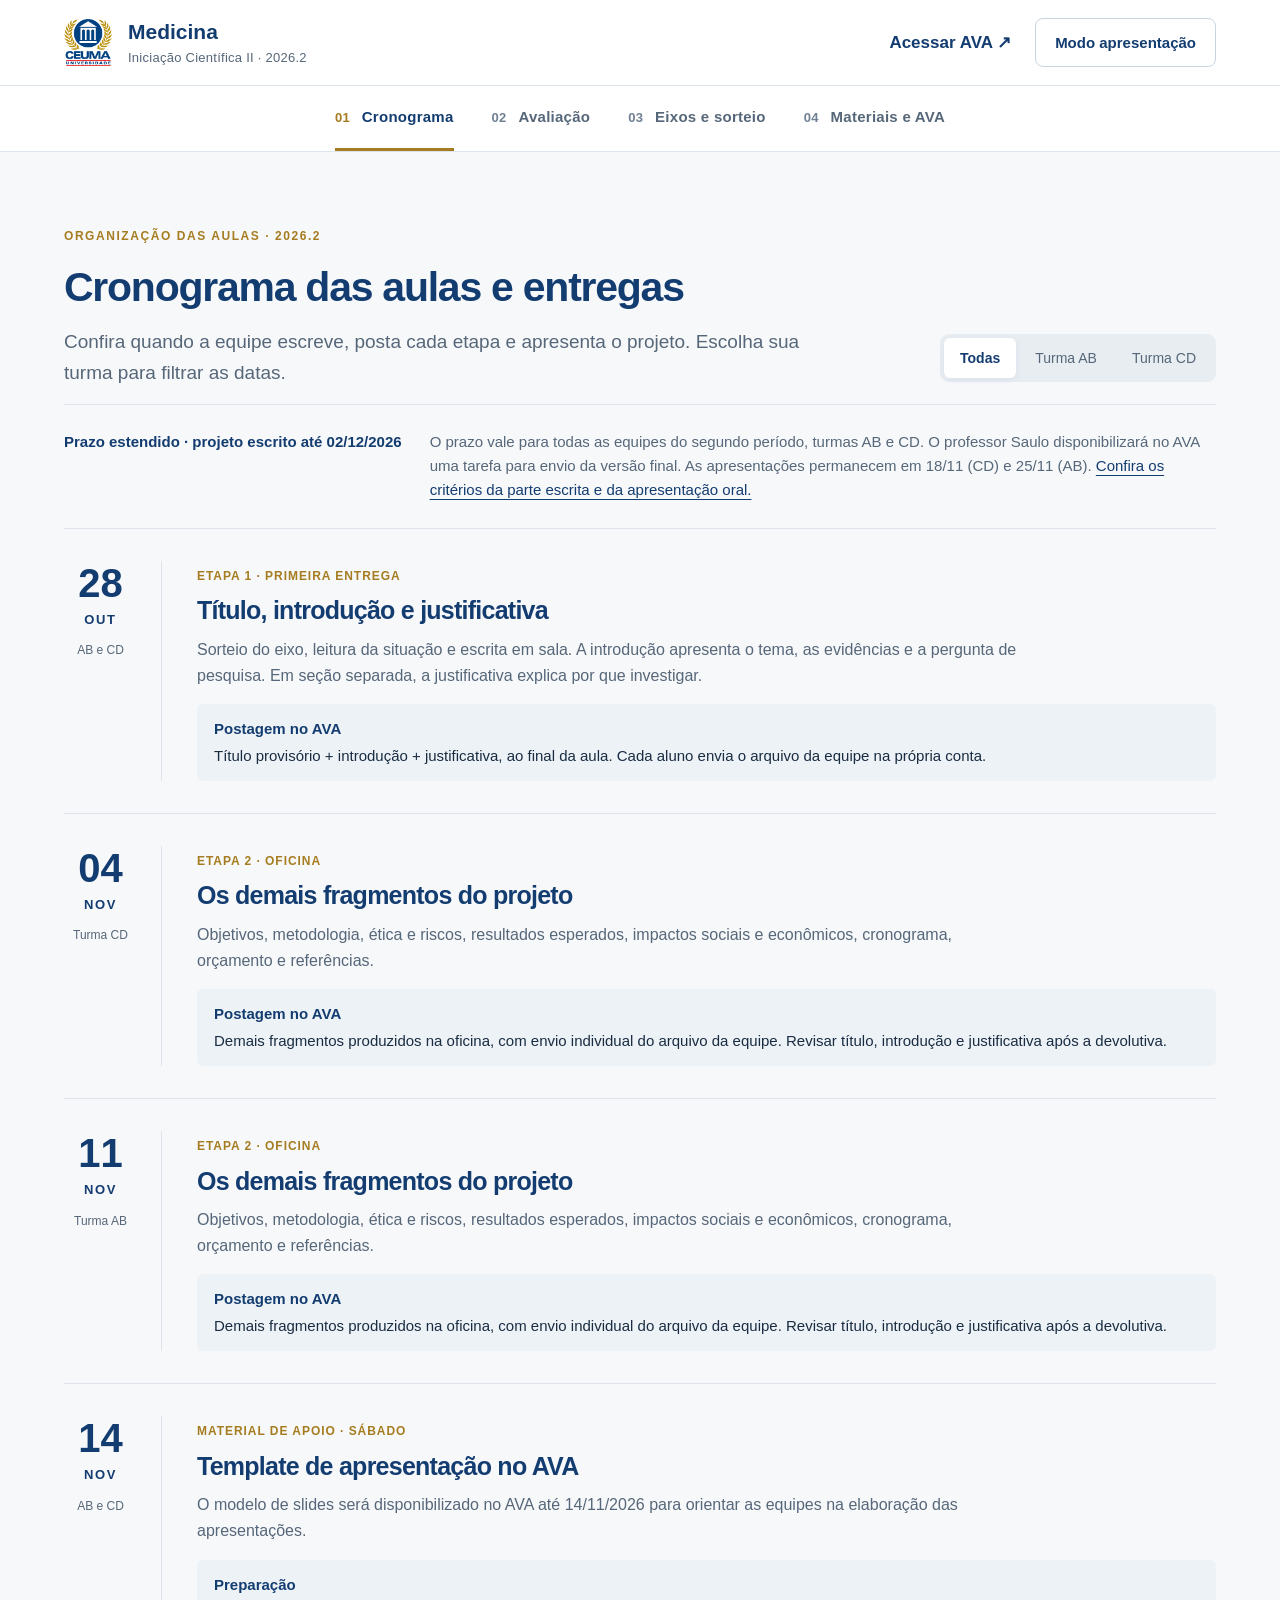
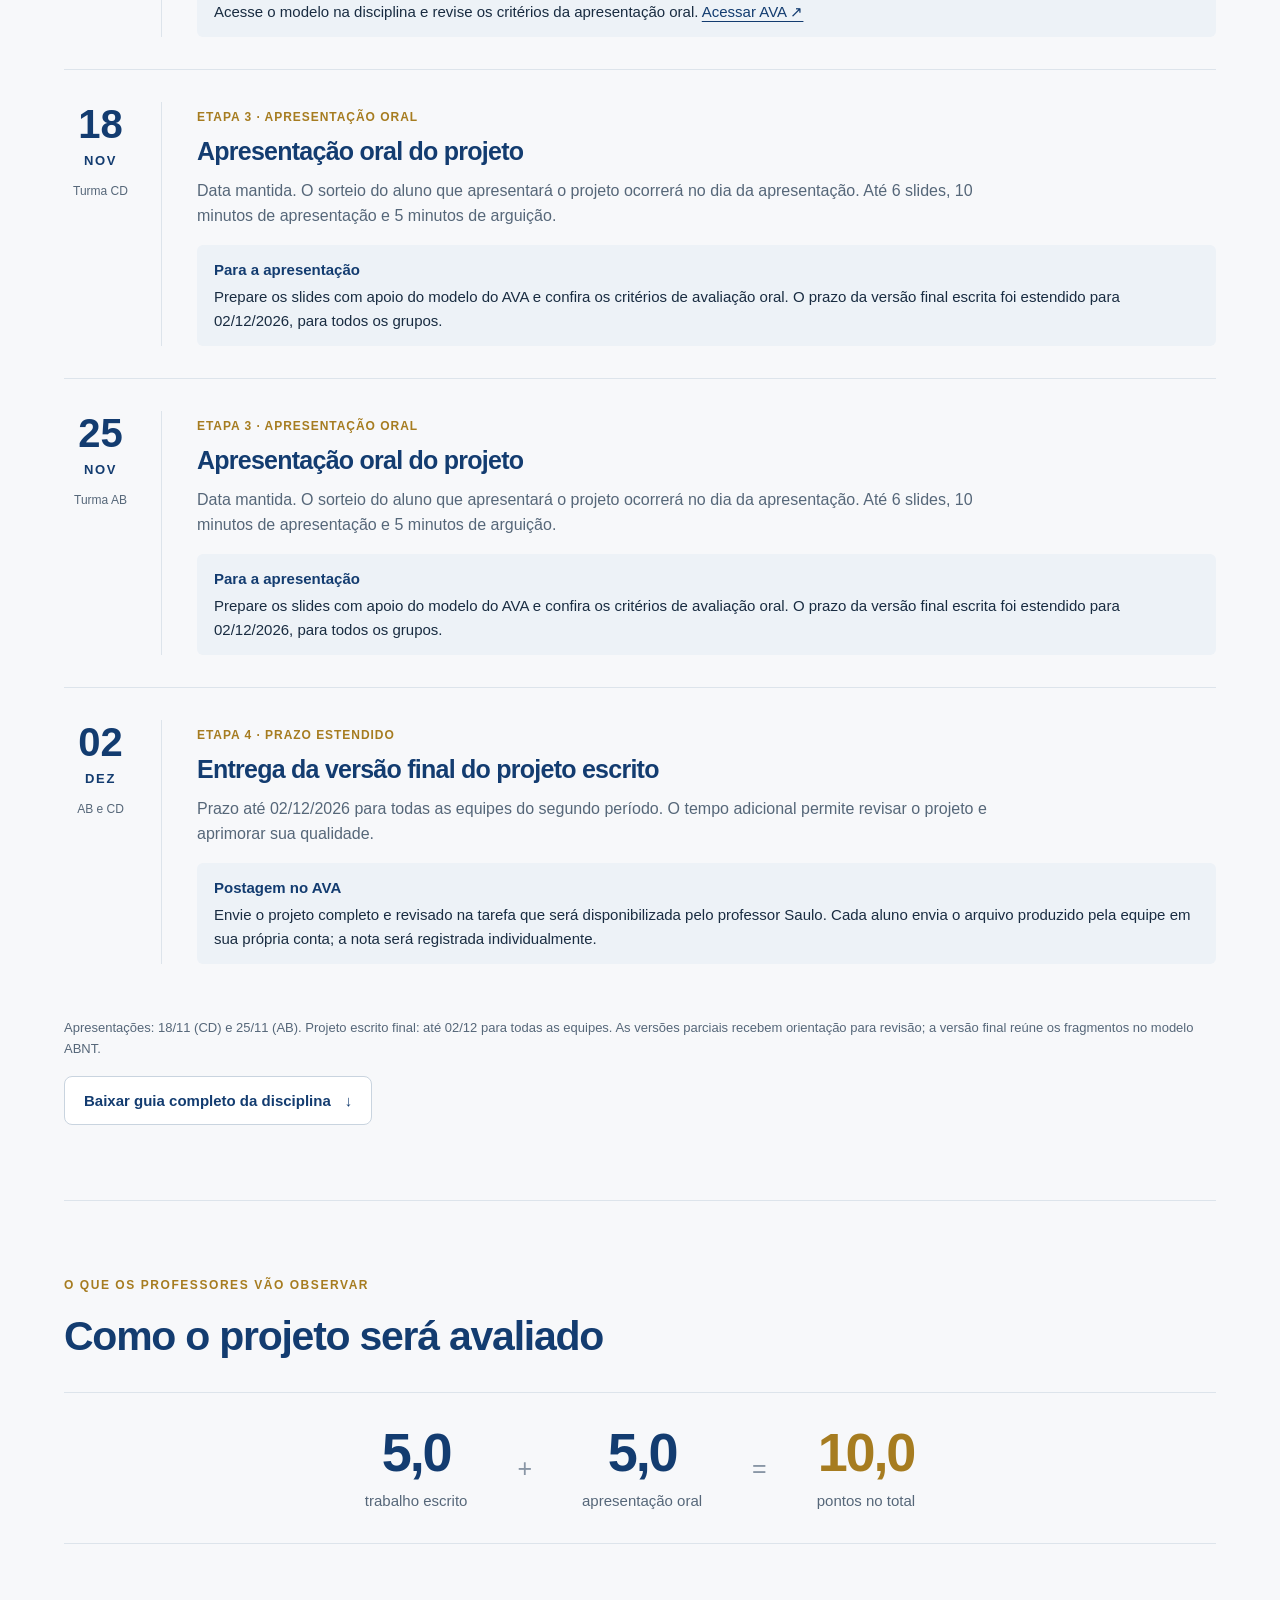
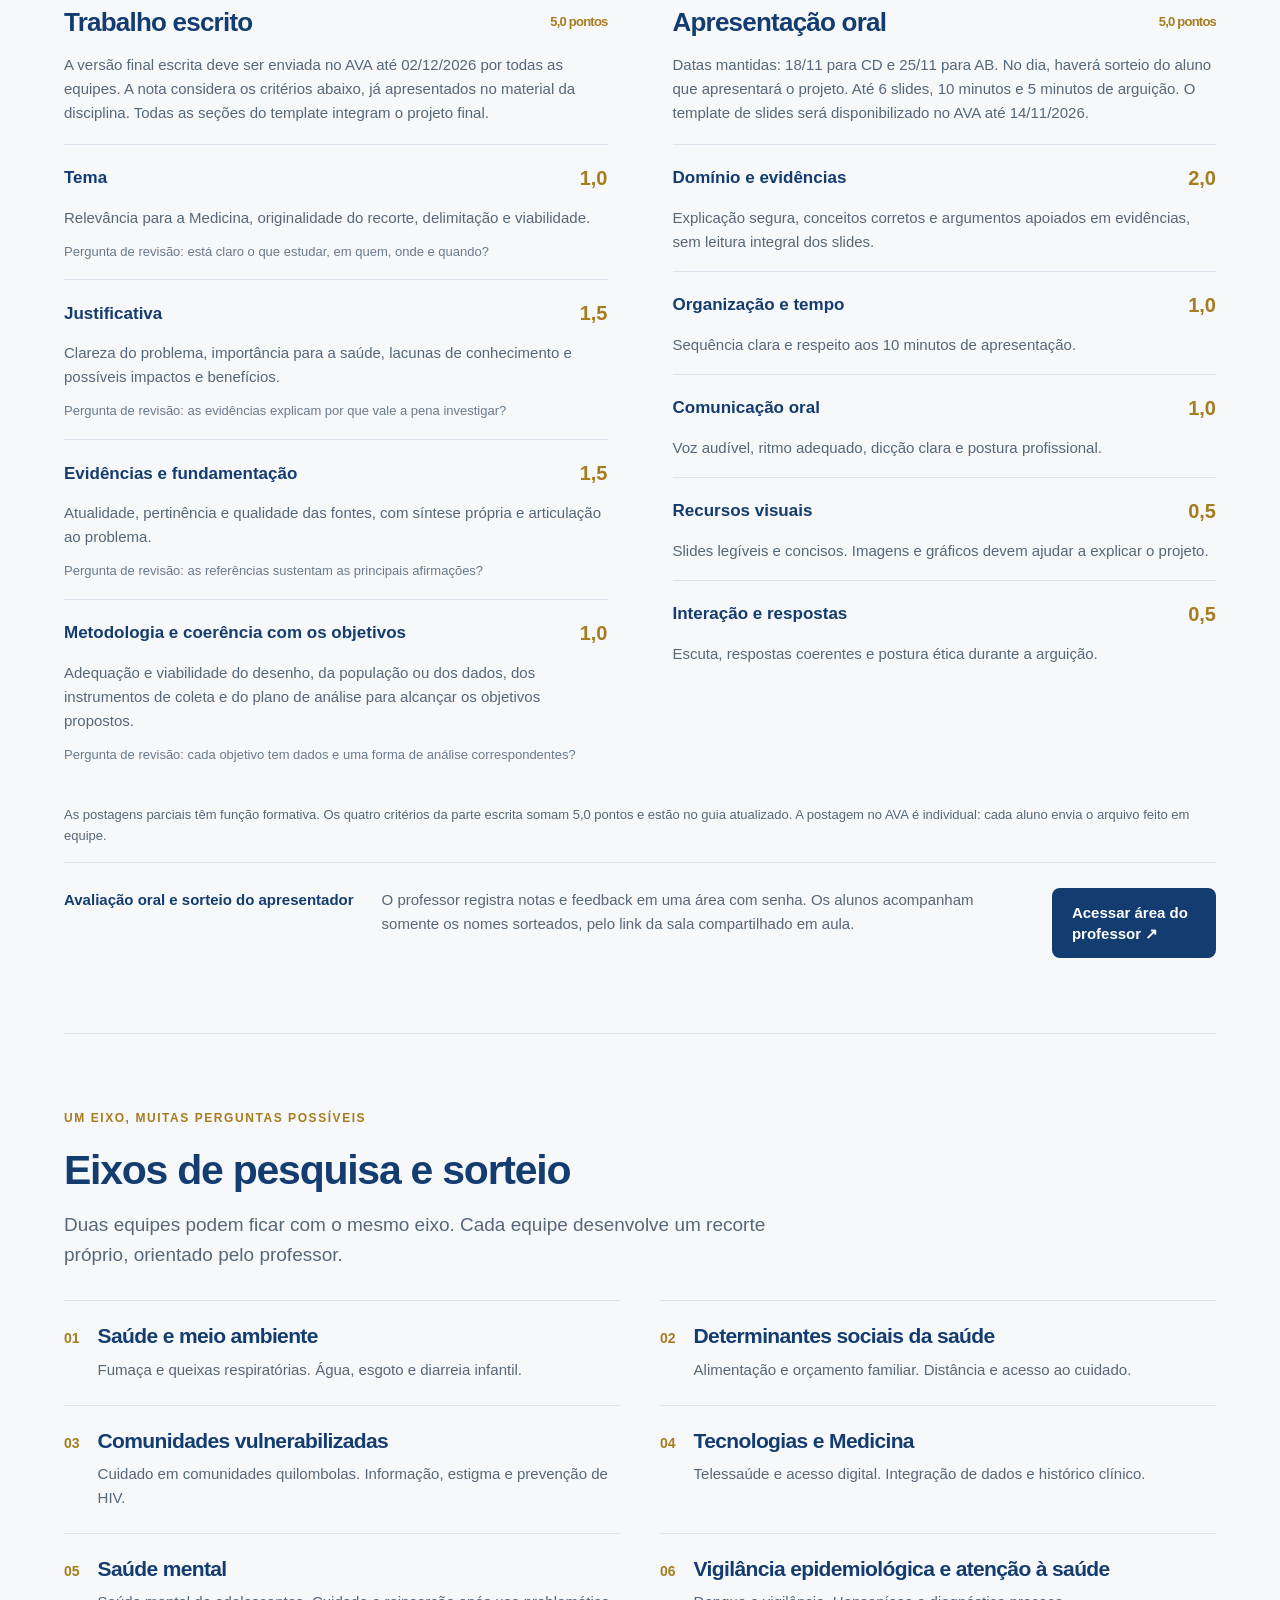
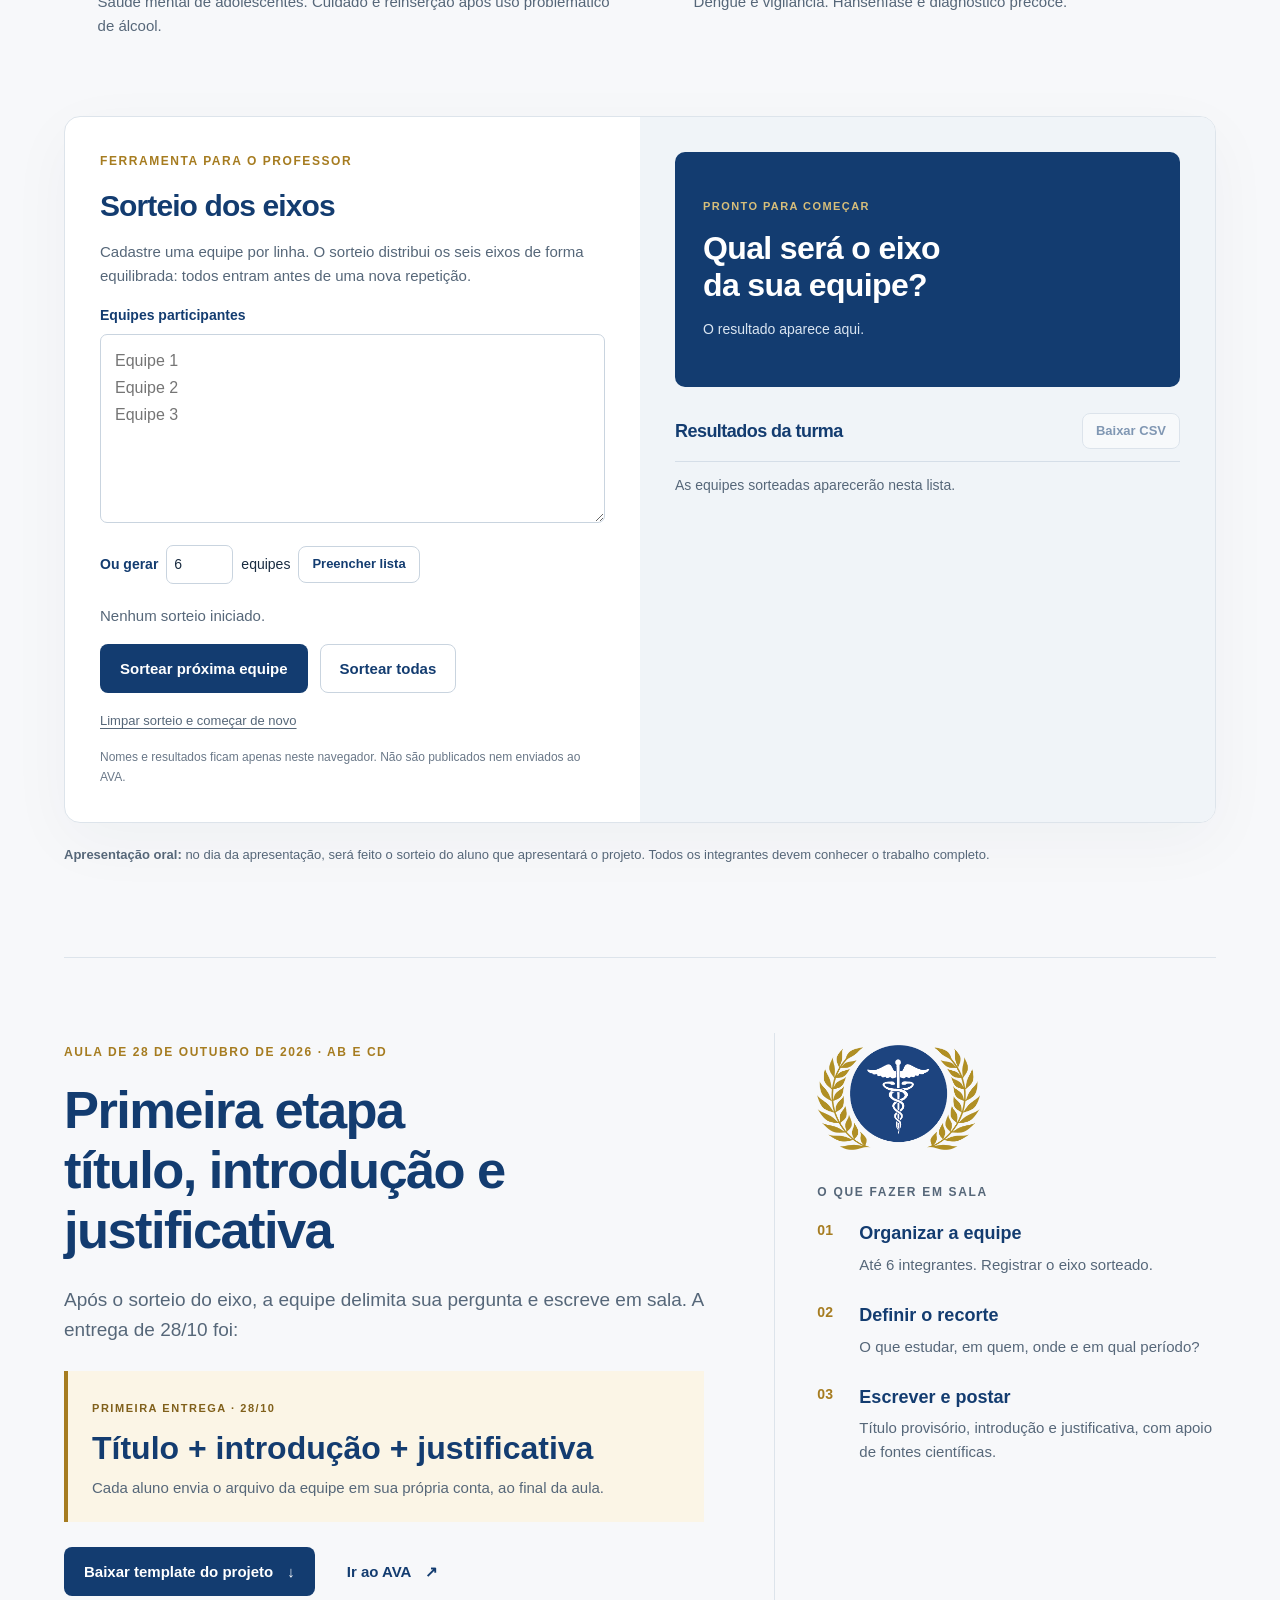
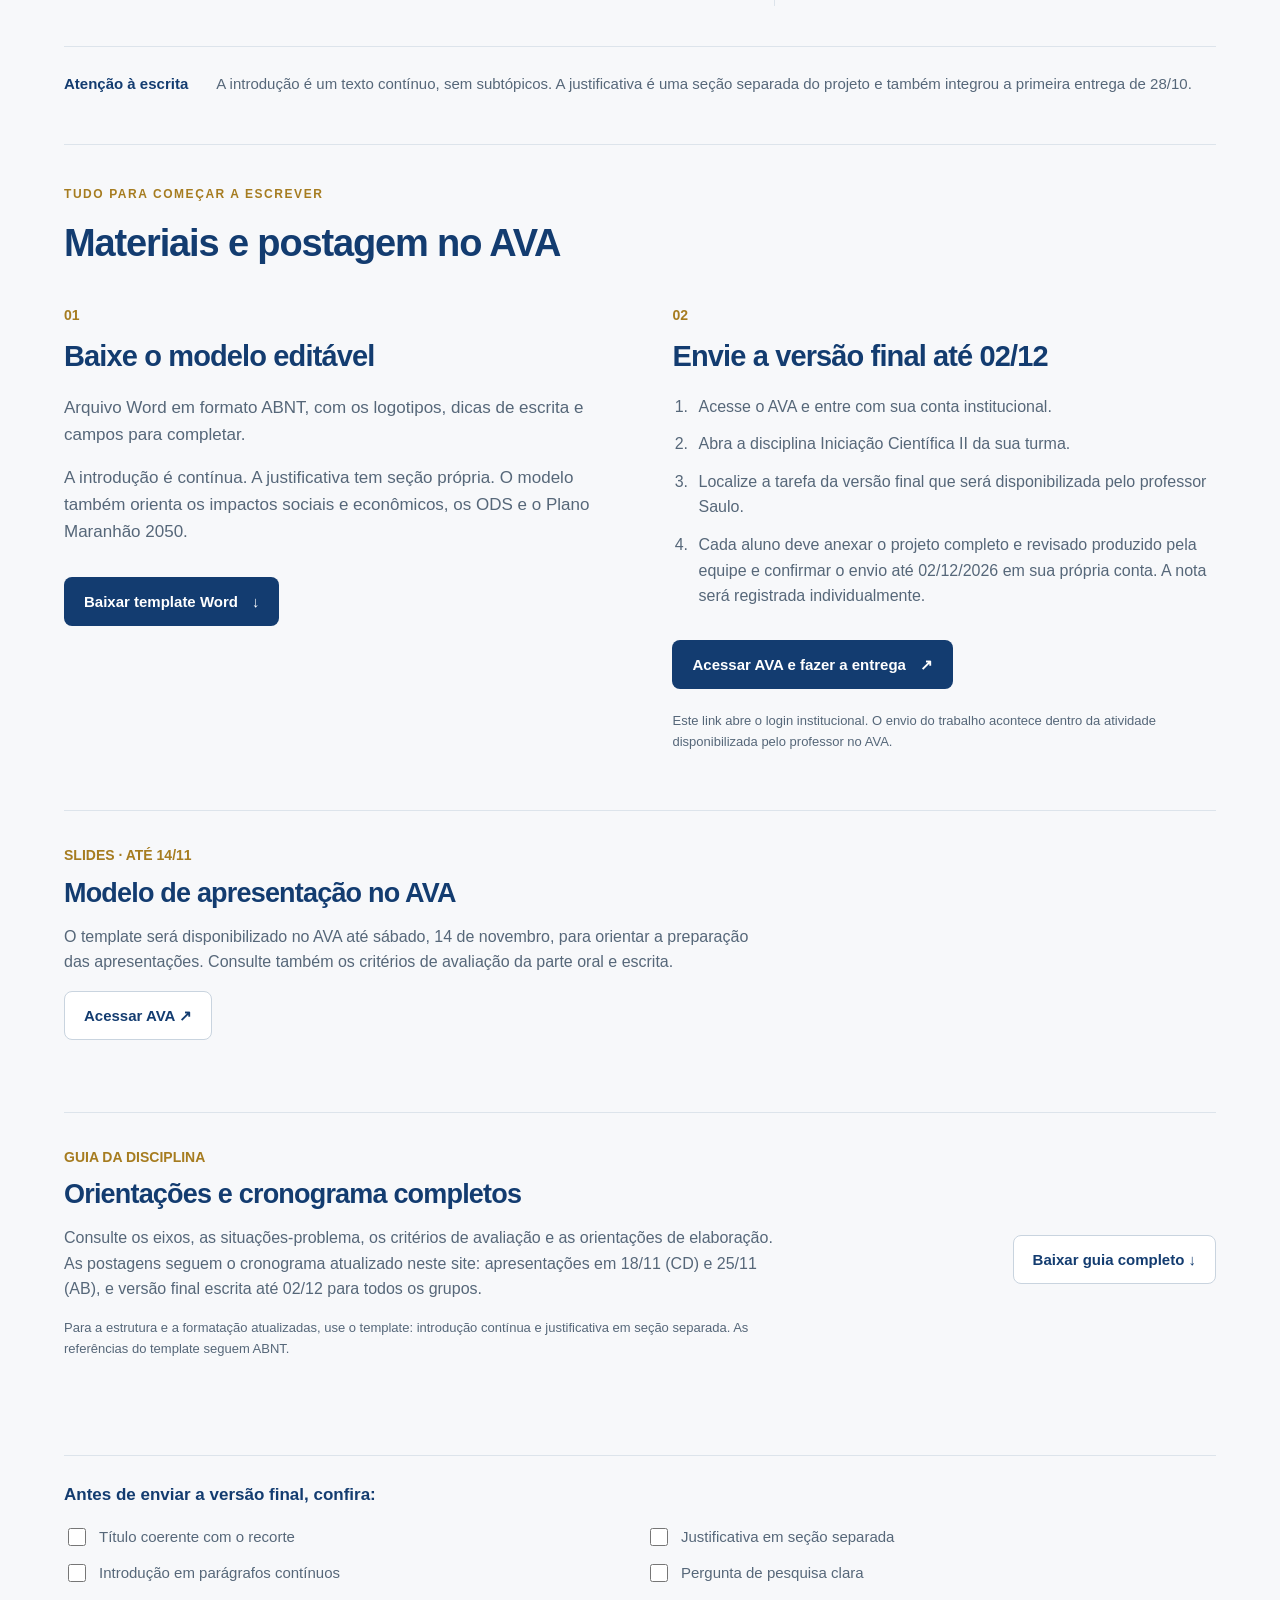
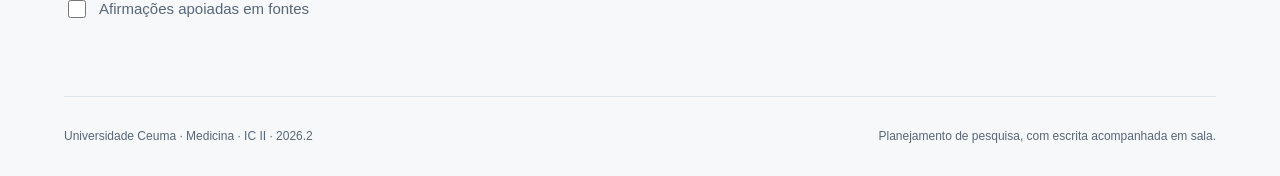
<file: index.html>
<!doctype html>
<html lang="pt-BR">
<head>
<meta charset="utf-8"><meta name="viewport" content="width=device-width, initial-scale=1">
<meta name="description" content="Iniciação Científica II: cronograma, entregas no AVA, avaliação e sorteio dos eixos de pesquisa. Medicina Universidade Ceuma, 2026.2.">
<meta name="theme-color" content="#133c70"><title>IC II · Projeto de pesquisa · Medicina Ceuma</title>
<link rel="stylesheet" href="style.css"><script src="app.js" defer></script>
</head>
<body>
<a class="skip" href="#conteudo">Pular para o conteúdo</a>
<header class="topbar"><a class="brand" href="#cronograma" aria-label="IC II início"><img src="universidade-ceuma.png" alt="Universidade Ceuma"><span>Medicina<span class="brand-sub">Iniciação Científica II · 2026.2</span></span></a><div class="top-actions"><a class="ava-link" href="https://ead.ceuma.br/login/index.php" target="_blank" rel="noopener">Acessar AVA <span aria-hidden="true">↗</span></a><button id="presentation-toggle" class="btn outline" aria-pressed="false">Modo apresentação</button></div></header>
<nav class="nav" aria-label="Seções da aula"><a href="#cronograma" class="active">01 <span>Cronograma</span></a><a href="#avaliacao">02 <span>Avaliação</span></a><a href="#sorteio">03 <span>Eixos e sorteio</span></a><a href="#hoje">04 <span>Materiais e AVA</span></a></nav>
<main id="conteudo">
<section id="cronograma" class="section" aria-labelledby="cronograma-title"><p class="eyebrow">Organização das aulas · 2026.2</p><div class="section-heading"><div><h1 id="cronograma-title" class="schedule-title">Cronograma das aulas e entregas</h1><p class="section-intro">Confira quando a equipe escreve, posta cada etapa e apresenta o projeto. Escolha sua turma para filtrar as datas.</p></div><div class="tabs" role="group" aria-label="Filtrar cronograma por turma"><button data-class="all" aria-pressed="true" class="selected">Todas</button><button data-class="AB" aria-pressed="false">Turma AB</button><button data-class="CD" aria-pressed="false">Turma CD</button></div></div>
<div class="teacher-note"><strong>Prazo estendido · projeto escrito até 02/12/2026</strong><p>O prazo vale para todas as equipes do segundo período, turmas AB e CD. O professor Saulo disponibilizará no AVA uma tarefa para envio da versão final. As apresentações permanecem em 18/11 (CD) e 25/11 (AB). <a href="#avaliacao">Confira os critérios da parte escrita e da apresentação oral.</a></p></div>
<div class="timeline">
<article class="event" data-group="AB CD"><div class="date"><strong>28</strong><span>OUT</span><small>AB e CD</small></div><div class="event-body"><span class="event-tag">Etapa 1 · primeira entrega</span><h3>Título, introdução e justificativa</h3><p>Sorteio do eixo, leitura da situação e escrita em sala. A introdução apresenta o tema, as evidências e a pergunta de pesquisa. Em seção separada, a justificativa explica por que investigar.</p><div class="deliverable"><strong>Postagem no AVA</strong> Título provisório + introdução + justificativa, ao final da aula. Cada aluno envia o arquivo da equipe na própria conta.</div></div></article>
<article class="event" data-group="CD"><div class="date"><strong>04</strong><span>NOV</span><small>Turma CD</small></div><div class="event-body"><span class="event-tag">Etapa 2 · oficina</span><h3>Os demais fragmentos do projeto</h3><p>Objetivos, metodologia, ética e riscos, resultados esperados, impactos sociais e econômicos, cronograma, orçamento e referências.</p><div class="deliverable"><strong>Postagem no AVA</strong> Demais fragmentos produzidos na oficina, com envio individual do arquivo da equipe. Revisar título, introdução e justificativa após a devolutiva.</div></div></article>
<article class="event" data-group="AB"><div class="date"><strong>11</strong><span>NOV</span><small>Turma AB</small></div><div class="event-body"><span class="event-tag">Etapa 2 · oficina</span><h3>Os demais fragmentos do projeto</h3><p>Objetivos, metodologia, ética e riscos, resultados esperados, impactos sociais e econômicos, cronograma, orçamento e referências.</p><div class="deliverable"><strong>Postagem no AVA</strong> Demais fragmentos produzidos na oficina, com envio individual do arquivo da equipe. Revisar título, introdução e justificativa após a devolutiva.</div></div></article>
<article class="event" data-group="AB CD"><div class="date"><strong>14</strong><span>NOV</span><small>AB e CD</small></div><div class="event-body"><span class="event-tag">Material de apoio · sábado</span><h3>Template de apresentação no AVA</h3><p>O modelo de slides será disponibilizado no AVA até 14/11/2026 para orientar as equipes na elaboração das apresentações.</p><div class="deliverable"><strong>Preparação</strong> Acesse o modelo na disciplina e revise os critérios da apresentação oral. <a href="https://ead.ceuma.br/login/index.php" target="_blank" rel="noopener">Acessar AVA ↗</a></div></div></article>
<article class="event final" data-group="CD"><div class="date"><strong>18</strong><span>NOV</span><small>Turma CD</small></div><div class="event-body"><span class="event-tag">Etapa 3 · apresentação oral</span><h3>Apresentação oral do projeto</h3><p>Data mantida. O sorteio do aluno que apresentará o projeto ocorrerá no dia da apresentação. Até 6 slides, 10 minutos de apresentação e 5 minutos de arguição.</p><div class="deliverable"><strong>Para a apresentação</strong> Prepare os slides com apoio do modelo do AVA e confira os critérios de avaliação oral. O prazo da versão final escrita foi estendido para 02/12/2026, para todos os grupos.</div></div></article>
<article class="event final" data-group="AB"><div class="date"><strong>25</strong><span>NOV</span><small>Turma AB</small></div><div class="event-body"><span class="event-tag">Etapa 3 · apresentação oral</span><h3>Apresentação oral do projeto</h3><p>Data mantida. O sorteio do aluno que apresentará o projeto ocorrerá no dia da apresentação. Até 6 slides, 10 minutos de apresentação e 5 minutos de arguição.</p><div class="deliverable"><strong>Para a apresentação</strong> Prepare os slides com apoio do modelo do AVA e confira os critérios de avaliação oral. O prazo da versão final escrita foi estendido para 02/12/2026, para todos os grupos.</div></div></article>
<article class="event final" data-group="AB CD"><div class="date"><strong>02</strong><span>DEZ</span><small>AB e CD</small></div><div class="event-body"><span class="event-tag">Etapa 4 · prazo estendido</span><h3>Entrega da versão final do projeto escrito</h3><p>Prazo até 02/12/2026 para todas as equipes do segundo período. O tempo adicional permite revisar o projeto e aprimorar sua qualidade.</p><div class="deliverable"><strong>Postagem no AVA</strong> Envie o projeto completo e revisado na tarefa que será disponibilizada pelo professor Saulo. Cada aluno envia o arquivo produzido pela equipe em sua própria conta; a nota será registrada individualmente.</div></div></article>
</div><p class="footnote">Apresentações: 18/11 (CD) e 25/11 (AB). Projeto escrito final: até 02/12 para todas as equipes. As versões parciais recebem orientação para revisão; a versão final reúne os fragmentos no modelo ABNT.</p><a class="btn outline" href="Guia-Projeto-IC-II-2026.docx" download>Baixar guia completo da disciplina <span aria-hidden="true">↓</span></a></section>
<section id="avaliacao" class="section" aria-labelledby="avaliacao-title"><p class="eyebrow">O que os professores vão observar</p><h2 id="avaliacao-title">Como o projeto será avaliado</h2><div class="score-overview"><div><strong>5,0</strong><span>trabalho escrito</span></div><span class="score-symbol">+</span><div><strong>5,0</strong><span>apresentação oral</span></div><span class="score-symbol">=</span><div class="score-total"><strong>10,0</strong><span>pontos no total</span></div></div>
<div class="assessment-grid"><div><h3>Trabalho escrito <span>5,0 pontos</span></h3><p class="rubric-intro">A versão final escrita deve ser enviada no AVA até 02/12/2026 por todas as equipes. A nota considera os critérios abaixo, já apresentados no material da disciplina. Todas as seções do template integram o projeto final.</p><details class="rubric" open><summary><span>Tema</span><strong>1,0</strong></summary><p>Relevância para a Medicina, originalidade do recorte, delimitação e viabilidade.</p><p class="rubric-hint">Pergunta de revisão: está claro o que estudar, em quem, onde e quando?</p></details><details class="rubric" open><summary><span>Justificativa</span><strong>1,5</strong></summary><p>Clareza do problema, importância para a saúde, lacunas de conhecimento e possíveis impactos e benefícios.</p><p class="rubric-hint">Pergunta de revisão: as evidências explicam por que vale a pena investigar?</p></details><details class="rubric" open><summary><span>Evidências e fundamentação</span><strong>1,5</strong></summary><p>Atualidade, pertinência e qualidade das fontes, com síntese própria e articulação ao problema.</p><p class="rubric-hint">Pergunta de revisão: as referências sustentam as principais afirmações?</p></details><details class="rubric" open><summary><span>Metodologia e coerência com os objetivos</span><strong>1,0</strong></summary><p>Adequação e viabilidade do desenho, da população ou dos dados, dos instrumentos de coleta e do plano de análise para alcançar os objetivos propostos.</p><p class="rubric-hint">Pergunta de revisão: cada objetivo tem dados e uma forma de análise correspondentes?</p></details></div><div><h3>Apresentação oral <span>5,0 pontos</span></h3><p class="rubric-intro">Datas mantidas: 18/11 para CD e 25/11 para AB. No dia, haverá sorteio do aluno que apresentará o projeto. Até 6 slides, 10 minutos e 5 minutos de arguição. O template de slides será disponibilizado no AVA até 14/11/2026.</p><details class="rubric" open><summary><span>Domínio e evidências</span><strong>2,0</strong></summary><p>Explicação segura, conceitos corretos e argumentos apoiados em evidências, sem leitura integral dos slides.</p></details><details class="rubric" open><summary><span>Organização e tempo</span><strong>1,0</strong></summary><p>Sequência clara e respeito aos 10 minutos de apresentação.</p></details><details class="rubric" open><summary><span>Comunicação oral</span><strong>1,0</strong></summary><p>Voz audível, ritmo adequado, dicção clara e postura profissional.</p></details><details class="rubric" open><summary><span>Recursos visuais</span><strong>0,5</strong></summary><p>Slides legíveis e concisos. Imagens e gráficos devem ajudar a explicar o projeto.</p></details><details class="rubric" open><summary><span>Interação e respostas</span><strong>0,5</strong></summary><p>Escuta, respostas coerentes e postura ética durante a arguição.</p></details></div></div><p class="footnote">As postagens parciais têm função formativa. Os quatro critérios da parte escrita somam 5,0 pontos e estão no guia atualizado. A postagem no AVA é individual: cada aluno envia o arquivo feito em equipe.</p><div class="teacher-note"><strong>Avaliação oral e sorteio do apresentador</strong><p>O professor registra notas e feedback em uma área com senha. Os alunos acompanham somente os nomes sorteados, pelo link da sala compartilhado em aula.</p><a class="btn primary" href="https://ic-ii-avaliacao-ceuma.onrender.com/professor" target="_blank" rel="noopener">Acessar área do professor ↗</a></div></section>
<section id="sorteio" class="section" aria-labelledby="sorteio-title"><p class="eyebrow">Um eixo, muitas perguntas possíveis</p><h2 id="sorteio-title">Eixos de pesquisa e sorteio</h2><p class="section-intro">Duas equipes podem ficar com o mesmo eixo. Cada equipe desenvolve um recorte próprio, orientado pelo professor.</p>
<div class="axis-list" id="axis-list"></div>
<div class="lottery"><div class="lottery-form"><p class="eyebrow">Ferramenta para o professor</p><h3>Sorteio dos eixos</h3><p>Cadastre uma equipe por linha. O sorteio distribui os seis eixos de forma equilibrada: todos entram antes de uma nova repetição.</p><label for="teams">Equipes participantes</label><textarea id="teams" rows="6" placeholder="Equipe 1&#10;Equipe 2&#10;Equipe 3"></textarea><div class="quick-generate"><label for="team-count">Ou gerar</label><input type="number" id="team-count" value="6" min="1" max="60"><span>equipes</span><button id="generate-teams" class="btn small outline">Preencher lista</button></div><p id="lottery-status" class="status" role="status" aria-live="polite">Nenhum sorteio iniciado.</p><div class="button-row"><button id="draw-one" class="btn primary">Sortear próxima equipe</button><button id="draw-all" class="btn outline">Sortear todas</button></div><button id="reset-lottery" class="reset-button">Limpar sorteio e começar de novo</button><p class="privacy">Nomes e resultados ficam apenas neste navegador. Não são publicados nem enviados ao AVA.</p></div><div class="lottery-results"><div id="draw-stage" class="draw-stage" aria-live="polite"><span class="stage-overline">PRONTO PARA COMEÇAR</span><strong>Qual será o eixo<br>da sua equipe?</strong><p>O resultado aparece aqui.</p></div><div class="results-heading"><h4>Resultados da turma</h4><button id="export-results" class="btn small outline" disabled>Baixar CSV</button></div><ol id="results-list" class="results-list"><li class="empty">As equipes sorteadas aparecerão nesta lista.</li></ol></div></div>
<p class="footnote"><strong>Apresentação oral:</strong> no dia da apresentação, será feito o sorteio do aluno que apresentará o projeto. Todos os integrantes devem conhecer o trabalho completo.</p>
</section>
<section id="hoje" class="section hero" aria-labelledby="hoje-title">
<div class="hero-copy"><p class="eyebrow">Aula de 28 de outubro de 2026 · AB e CD</p><h2 id="hoje-title">Primeira etapa<br>título, introdução e justificativa</h2><p class="intro">Após o sorteio do eixo, a equipe delimita sua pergunta e escreve em sala. A entrega de 28/10 foi:</p><div class="today-delivery"><span>PRIMEIRA ENTREGA · 28/10</span><strong>Título + introdução + justificativa</strong><p>Cada aluno envia o arquivo da equipe em sua própria conta, ao final da aula.</p></div><div class="button-row"><a class="btn primary" href="Template-Projeto-IC-II-ABNT.docx" download>Baixar template do projeto <span aria-hidden="true">↓</span></a><a class="btn text-button" href="https://ead.ceuma.br/login/index.php" target="_blank" rel="noopener">Ir ao AVA <span aria-hidden="true">↗</span></a></div></div>
<aside class="hero-aside"><img src="medicina-ceuma.png" alt="Símbolo do curso de Medicina da Universidade Ceuma"><p class="aside-label">O QUE FAZER EM SALA</p><ol class="steps"><li><strong>Organizar a equipe</strong><span>Até 6 integrantes. Registrar o eixo sorteado.</span></li><li><strong>Definir o recorte</strong><span>O que estudar, em quem, onde e em qual período?</span></li><li><strong>Escrever e postar</strong><span>Título provisório, introdução e justificativa, com apoio de fontes científicas.</span></li></ol></aside>
<div class="teacher-note"><strong>Atenção à escrita</strong><p>A introdução é um texto contínuo, sem subtópicos. A justificativa é uma seção separada do projeto e também integrou a primeira entrega de 28/10.</p></div>
<div id="materiais" class="today-resources" aria-labelledby="materiais-title"><p class="eyebrow">Tudo para começar a escrever</p><h2 id="materiais-title">Materiais e postagem no AVA</h2><div class="resource-columns"><article><span class="resource-number">01</span><h3>Baixe o modelo editável</h3><p>Arquivo Word em formato ABNT, com os logotipos, dicas de escrita e campos para completar.</p><p>A introdução é contínua. A justificativa tem seção própria. O modelo também orienta os impactos sociais e econômicos, os ODS e o Plano Maranhão 2050.</p><a class="btn primary" href="Template-Projeto-IC-II-ABNT.docx" download>Baixar template Word <span aria-hidden="true">↓</span></a></article><article><span class="resource-number">02</span><h3>Envie a versão final até 02/12</h3><ol class="ava-steps"><li>Acesse o AVA e entre com sua conta institucional.</li><li>Abra a disciplina Iniciação Científica II da sua turma.</li><li>Localize a tarefa da versão final que será disponibilizada pelo professor Saulo.</li><li>Cada aluno deve anexar o projeto completo e revisado produzido pela equipe e confirmar o envio até 02/12/2026 em sua própria conta. A nota será registrada individualmente.</li></ol><a class="btn primary" href="https://ead.ceuma.br/login/index.php" target="_blank" rel="noopener">Acessar AVA e fazer a entrega <span aria-hidden="true">↗</span></a><p class="footnote">Este link abre o login institucional. O envio do trabalho acontece dentro da atividade disponibilizada pelo professor no AVA.</p></article></div><article class="guide-resource"><div><span class="resource-number">SLIDES · ATÉ 14/11</span><h3>Modelo de apresentação no AVA</h3><p>O template será disponibilizado no AVA até sábado, 14 de novembro, para orientar a preparação das apresentações. Consulte também os critérios de avaliação da parte oral e escrita.</p><a class="btn outline" href="https://ead.ceuma.br/login/index.php" target="_blank" rel="noopener">Acessar AVA ↗</a></div></article><article class="guide-resource"><div><span class="resource-number">GUIA DA DISCIPLINA</span><h3>Orientações e cronograma completos</h3><p>Consulte os eixos, as situações-problema, os critérios de avaliação e as orientações de elaboração. As postagens seguem o cronograma atualizado neste site: apresentações em 18/11 (CD) e 25/11 (AB), e versão final escrita até 02/12 para todos os grupos.</p><p class="footnote">Para a estrutura e a formatação atualizadas, use o template: introdução contínua e justificativa em seção separada. As referências do template seguem ABNT.</p></div><a class="btn outline" href="Guia-Projeto-IC-II-2026.docx" download>Baixar guia completo ↓</a></article><div class="closing"><p>Antes de enviar a versão final, confira:</p><div class="checklist"><label><input type="checkbox"> Título coerente com o recorte</label><label><input type="checkbox"> Justificativa em seção separada</label><label><input type="checkbox"> Introdução em parágrafos contínuos</label><label><input type="checkbox"> Pergunta de pesquisa clara</label><label><input type="checkbox"> Afirmações apoiadas em fontes</label></div></div></div>
</section>
</main>
<footer class="site-footer"><span>Universidade Ceuma · Medicina · IC II · 2026.2</span><span>Planejamento de pesquisa, com escrita acompanhada em sala.</span></footer>
<div class="presentation-bar" hidden><button id="previous-section" class="btn outline" aria-label="Seção anterior">← Anterior</button><span id="slide-progress" aria-live="polite">1 / 4</span><button id="next-section" class="btn primary" aria-label="Próxima seção">Próxima →</button><button id="exit-presentation" class="btn text-button">Sair <span class="key">Esc</span></button></div>
<dialog id="reset-dialog"><h3>Começar um novo sorteio?</h3><p>Os resultados atuais serão apagados deste navegador. Você pode baixar o CSV antes de continuar.</p><div class="button-row"><button id="cancel-reset" class="btn outline">Manter resultados</button><button id="confirm-reset" class="btn primary">Limpar sorteio</button></div></dialog>
</body></html>
</file>
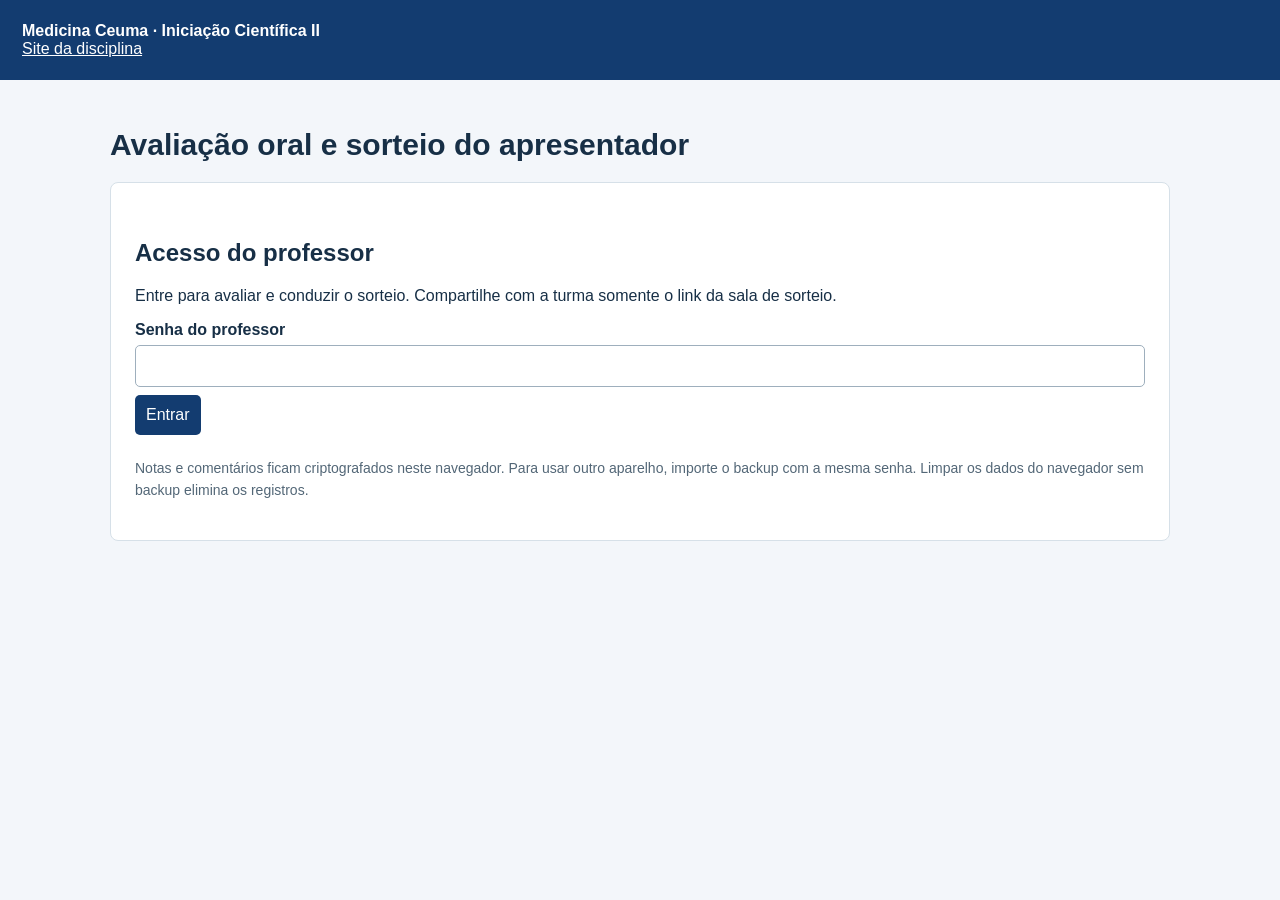
<file: oral/index.html>
<!doctype html><html lang="pt-BR"><head><meta charset="utf-8"><meta name="viewport" content="width=device-width,initial-scale=1"><title>IC II · Avaliação e sorteio</title><style>
:root{font-family:Arial,sans-serif;color:#172f46;background:#f3f6fa}*{box-sizing:border-box}body{margin:0}header{padding:22px;background:#133c70;color:white}header a{color:white}main{max-width:1100px;margin:auto;padding:28px 20px}h1{font-size:30px}h2{margin-top:32px}label{display:block;margin:16px 0 6px;font-weight:bold}input,select,textarea,button{font:inherit;padding:11px;border:1px solid #9eafbd;border-radius:5px}input,textarea{width:100%}textarea{min-height:110px}button{cursor:pointer;background:#133c70;color:white;border:0;margin:8px 8px 8px 0}button.secondary{background:#e0e9f0;color:#172f46}button:disabled{opacity:.5;cursor:wait}a{color:#133c70}.grid{display:grid;grid-template-columns:1fr 1fr;gap:20px}.box{background:white;padding:24px;border:1px solid #d6e0e8;border-radius:8px;margin:20px 0}.notice{padding:15px;background:#e3f3f1;line-height:1.6}.hint{color:#536777;font-size:14px;line-height:1.6}#message{position:sticky;top:0;background:#fff5cc;padding:14px;z-index:5}#message:empty{display:none}[hidden]{display:none!important}.total{font-size:26px;font-weight:bold}.scroll{overflow-x:auto}table{border-collapse:collapse;width:100%}th,td{border-bottom:1px solid #d3dfe7;padding:9px;text-align:left}td input[type=number]{width:85px}td input[type=text]{min-width:180px}.result{font-size:clamp(28px,5vw,56px);color:#133c70;overflow-wrap:anywhere}#link{word-break:break-all}li{padding:8px 0}.meta{color:#526676}.actions{margin:16px 0}input:focus,textarea:focus,button:focus{outline:3px solid #45a9bf}#private{border-top:5px solid #133c70} @media(max-width:700px){.grid{grid-template-columns:1fr}main{padding:16px}h1{font-size:26px}.box{padding:16px}}@media print{header,button,#login,#draft-controls,.no-print{display:none!important}.box{break-inside:avoid}body{background:white}}
</style><script src="app.js" defer></script></head><body><header><strong>Medicina Ceuma · Iniciação Científica II</strong><br><a href="https://saulojfm-collab.github.io/ic-ii-medicina-ceuma/">Site da disciplina</a></header><main><h1 id="heading">Sorteio do apresentador</h1><p id="message" role="status" aria-live="polite"></p>
<section id="public" hidden><p class="notice">Esta página acompanha apenas o sorteio. Notas e avaliações não são transmitidas aos alunos.</p><p id="connection" class="meta">Conectando à sala…</p><div class="box"><p id="public-team">Aguardando o professor iniciar o sorteio.</p><div id="winner" class="result" aria-live="polite"></div></div><h2>Histórico de sorteios</h2><ol id="history"></ol></section>
<section id="login" hidden class="box"><h2>Acesso do professor</h2><p>Entre para avaliar e conduzir o sorteio. Compartilhe com a turma somente o link da sala de sorteio.</p><form id="login-form"><label for="password">Senha do professor</label><input id="password" type="password" autocomplete="current-password" required minlength="12"><button>Entrar</button></form><p class="hint">Notas e comentários ficam criptografados neste navegador. Para usar outro aparelho, importe o backup com a mesma senha. Limpar os dados do navegador sem backup elimina os registros.</p></section>
<section id="private" hidden><div class="actions"><button id="logout" class="secondary">Sair e ocultar notas</button><button id="backup">Baixar backup criptografado</button><button id="csv" class="secondary">Exportar notas CSV</button><label for="import" class="hint">Restaurar backup criptografado</label><input id="import" type="file" accept="application/json,.json"></div><p class="notice">Área do professor. As notas ficam neste navegador, protegidas pela senha. Faça backup ao terminar. O servidor transmite somente a turma, a equipe e o nome sorteado. O sorteio online pode levar alguns instantes para iniciar no serviço gratuito.</p>
<div id="draft-controls" class="box"><h2>Equipes e avaliações</h2><label for="saved">Reabrir uma avaliação</label><select id="saved"><option value="">Nova avaliação</option></select><button id="new" class="secondary">Nova equipe</button><button id="save">Salvar avaliação</button><span id="saved-state" class="hint"></span></div>
<div class="box"><h2>Identificação</h2><div class="grid"><div><label for="group">Turma</label><select id="group"><option>CD</option><option>AB</option></select><label for="team">Equipe</label><input id="team" maxlength="100" placeholder="Equipe 1"></div><div><label for="teacher">Professor avaliador</label><input id="teacher" maxlength="100"><label for="date">Data</label><input id="date" type="date"></div></div><label for="title">Título do projeto</label><input id="title" maxlength="500"><label for="names">Integrantes, um por linha</label><textarea id="names" placeholder="Nome completo de cada aluno"></textarea><button id="roster" class="secondary">Atualizar lista de notas</button><p class="hint">Ao alterar integrantes, confira a lista de notas. O sorteio considera os nomes atualmente informados e mantém o histórico.</p></div>
<div class="box"><h2>Sorteio para a turma acompanhar</h2><button id="room">Criar sala de sorteio</button><p id="link" class="hint"></p><button id="copy" class="secondary" disabled>Copiar link dos alunos</button><button id="draw" disabled>Sortear apresentador</button><button id="restore" class="secondary" disabled>Republicar histórico após reinício</button><p id="draw-result" class="result" aria-live="polite"></p><p class="hint">Um novo sorteio para a mesma equipe exige confirmação. O histórico público é temporário e pode ser republicado pelo professor a partir do registro salvo no navegador.</p></div>
<div class="box"><h2>Critérios da apresentação oral</h2><p>Preencha as cinco notas. A soma vale até 5,0 pontos. Este painel não calcula a nota do trabalho escrito, que vale outros 5,0 pontos.</p><div id="rubric"></div><p id="total" class="total">Total: pendente / 5,0</p><label for="comments">Feedback da equipe, exclusivo do professor</label><textarea id="comments"></textarea><button id="apply">Aplicar as notas da equipe aos integrantes</button><p class="hint">A aplicação é opcional e exige confirmação. Você pode ajustar as notas de cada aluno abaixo.</p></div>
<div class="box"><h2>Registro por aluno</h2><p class="hint">D = domínio e evidências (2,0). O = organização e tempo (1,0). C = comunicação (1,0). V = recursos visuais (0,5). R = interação e respostas (0,5).</p><div class="scroll"><table><thead><tr><th>Aluno</th><th>D</th><th>O</th><th>C</th><th>V</th><th>R</th><th>Total / 5</th><th>Observação privada</th></tr></thead><tbody id="students"></tbody></table></div></div></section></main></body></html>
</file>
<file: style.css>
@charset "UTF-8";
:root{--navy:#133c70;--deep:#102e54;--gold:#a67c20;--gold-light:#fbf5e6;--ink:#192c41;--muted:#566779;--paper:#fff;--ground:#f7f8fa;--line:#dde4eb;--radius:16px;--shadow:0 18px 65px #102e540a;--font: 'Segoe UI',Arial,sans-serif}
*{box-sizing:border-box}html{scroll-behavior:smooth;scroll-padding-top:150px}body{margin:0;background:var(--ground);color:var(--ink);font-family:var(--font);font-size:17px;line-height:1.6}button,input,textarea{font:inherit}a{color:var(--navy)}button,a,input,textarea,summary{touch-action:manipulation}button{cursor:pointer}button:disabled{cursor:default;opacity:.5}a{text-underline-offset:4px}button:focus-visible,a:focus-visible,summary:focus-visible{outline:3px solid var(--gold);outline-offset:4px}input:focus,textarea:focus{outline:3px solid #a67c2050;border-color:var(--gold)}.skip{position:fixed;top:-100px;left:12px;z-index:100;background:#fff;padding:12px}.skip:focus{top:10px}.topbar{display:flex;align-items:center;justify-content:space-between;gap:20px;padding:18px max(5vw,24px);background:#fff;border-bottom:1px solid var(--line)}.brand{display:flex;align-items:center;gap:16px;text-decoration:none;color:var(--navy);font-size:21px;font-weight:700;line-height:1.3}.brand img{width:48px;height:auto}.brand-sub{display:block;font-size:13px;letter-spacing:.02em;color:var(--muted);font-weight:400;margin-top:4px}.top-actions{display:flex;align-items:center;gap:24px}.ava-link{font-weight:600;text-decoration:none}.nav{position:sticky;top:0;z-index:20;display:flex;justify-content:center;background:#fffffff5;backdrop-filter:blur(12px);border-bottom:1px solid var(--line);gap:38px;padding:0 20px}.nav a{font-size:13px;font-weight:600;letter-spacing:.02em;text-decoration:none;padding:19px 0;color:#708094;border-bottom:3px solid transparent}.nav a span{font-size:15px;margin-left:8px;color:var(--muted)}.nav a.active{color:var(--gold);border-color:var(--gold)}.nav a.active span{color:var(--navy)}main{max-width:1320px;margin:auto;padding:0 5vw}.section{padding:75px 0;border-bottom:1px solid var(--line);scroll-margin-top:72px}.eyebrow{color:var(--gold);font-weight:700;text-transform:uppercase;letter-spacing:.13em;font-size:12px;margin:0 0 18px}h1,h2,h3,h4,p{margin-top:0}h1,h2,h3,h4{color:var(--navy);line-height:1.15;font-weight:700;letter-spacing:-.03em}h1{font-size:clamp(40px,4.7vw,65px);margin-bottom:24px}h2{font-size:clamp(32px,3.2vw,44px);margin-bottom:16px}h3{font-size:26px}h4{font-size:20px}p{margin-bottom:16px}.intro,.section-intro{font-size:19px;color:var(--muted);max-width:770px;line-height:1.6}.btn{display:inline-flex;align-items:center;justify-content:center;gap:14px;text-decoration:none;border:1px solid transparent;border-radius:8px;padding:13px 19px;font-size:15px;font-weight:650;line-height:1.4;transition:background .15s,transform .15s}.btn:hover:not(:disabled){transform:translateY(-1px)}.primary{background:var(--navy);color:#fff}.primary:hover{background:var(--deep)}.outline{background:#fff;color:var(--navy);border-color:#c9d4df}.outline:hover{background:#edf2f7}.text-button{background:transparent;color:var(--navy)}.small{padding:8px 13px;font-size:13px}.button-row{display:flex;align-items:center;gap:12px;flex-wrap:wrap}.hero{display:grid;grid-template-columns:1.45fr 1fr;gap:40px 70px}.hero-copy{padding:10px 0}.hero-aside{padding:12px 0 0 42px;border-left:1px solid var(--line)}.hero-aside>img{height:105px;width:auto;margin-bottom:25px}.aside-label{font-size:12px;letter-spacing:.14em;font-weight:700;color:var(--muted)}.steps{list-style:none;padding:0;counter-reset:steps}.steps li{counter-increment:steps;position:relative;padding-left:42px;margin:0 0 24px}.steps li:before{content:'0' counter(steps);position:absolute;left:0;top:0;color:var(--gold);font-size:14px;font-weight:700}.steps strong,.steps span{display:block}.steps strong{color:var(--navy);font-size:18px}.steps span{font-size:15px;color:var(--muted);margin-top:5px}.today-delivery{padding:22px 24px;margin:25px 0;background:var(--gold-light);border-left:4px solid var(--gold)}.today-delivery>span{font-size:11px;color:#80601b;letter-spacing:.14em;font-weight:700}.today-delivery strong{display:block;font-size:32px;color:var(--navy);line-height:1.2;margin:9px 0}.today-delivery p{font-size:15px;margin:0;color:var(--muted)}.teacher-note{grid-column:1/-1;display:flex;gap:28px;border-top:1px solid var(--line);padding-top:25px;font-size:15px}.teacher-note strong{color:var(--navy);white-space:nowrap}.teacher-note p{margin:0;color:var(--muted)}.section-heading{display:flex;justify-content:space-between;align-items:flex-end;gap:22px}.tabs{display:flex;gap:3px;background:#e8edf2;border-radius:9px;padding:4px;white-space:nowrap;margin-bottom:22px}.tabs button{border:0;padding:9px 16px;border-radius:6px;font-size:14px;background:transparent;color:var(--muted)}.tabs button.selected{background:#fff;color:var(--navy);font-weight:700;box-shadow:0 2px 7px #133c7010}.timeline{margin-top:26px}.event{display:flex;gap:35px;padding:32px 0;border-top:1px solid var(--line)}.event[hidden]{display:none}.date{flex:0 0 98px;text-align:center;border-right:1px solid var(--line);padding-right:24px;color:var(--navy)}.date strong{display:block;font-size:40px;line-height:1.1}.date>span{font-size:13px;font-weight:700;letter-spacing:.13em}.date small{display:block;font-size:12px;margin-top:9px;color:var(--muted)}.event-body{flex:1}.event-tag{font-size:12px;font-weight:700;text-transform:uppercase;letter-spacing:.08em;color:var(--gold)}.event h3{font-size:25px;margin:8px 0 12px}.event p{color:var(--muted);font-size:16px;max-width:820px}.deliverable{font-size:15px;padding:13px 17px;background:#edf2f7;border-radius:6px}.deliverable strong{color:var(--navy);display:block;margin-bottom:3px}.today .deliverable{background:var(--gold-light)}.footnote{font-size:13px;color:var(--muted);margin-top:22px;line-height:1.6}.axis-list{display:grid;grid-template-columns:1fr 1fr;gap:0 40px;margin:30px 0 55px}.axis-item{display:flex;gap:18px;border-top:1px solid var(--line);padding:23px 0}.axis-num{font-size:14px;font-weight:700;color:var(--gold);padding-top:3px}.axis-item h3{font-size:21px;margin-bottom:9px}.axis-item p{font-size:15px;color:var(--muted);margin:0}.lottery{display:grid;grid-template-columns:1fr 1fr;background:#fff;border:1px solid var(--line);border-radius:var(--radius);box-shadow:var(--shadow);overflow:hidden}.lottery-form{padding:35px}.lottery-form h3{font-size:30px;margin-bottom:16px}.lottery-form>p:not(.eyebrow){font-size:15px;color:var(--muted)}label{font-size:14px;font-weight:600;color:var(--navy);display:block;margin-bottom:8px}textarea,input[type=text],input[type=number]{width:100%;padding:12px 14px;border:1px solid #c9d4df;border-radius:7px;background:#fff;color:var(--ink)}textarea{resize:vertical;line-height:1.7;font-size:16px}textarea:disabled{background:#f2f4f7;color:var(--muted)}.quick-generate{display:flex;align-items:center;gap:8px;flex-wrap:wrap;margin:14px 0 20px;font-size:14px}.quick-generate label{margin:0}.quick-generate input{width:67px;padding:7px}.status{min-height:24px;margin-top:16px}.error{color:#a22c26!important}.reset-button{border:0;background:none;color:var(--muted);font-size:13px;text-decoration:underline;text-underline-offset:3px;padding:18px 0 5px}.privacy{font-size:12px!important;color:#6a7888!important;margin:12px 0 0}.lottery-results{background:#f0f4f8;padding:35px}.draw-stage{min-height:235px;color:#fff;background:var(--navy);padding:28px;border-radius:10px;display:flex;flex-direction:column;justify-content:center}.stage-overline{font-size:11px;letter-spacing:.13em;color:#d7be7a;font-weight:700}.draw-stage>strong{font-size:32px;line-height:1.17;letter-spacing:-.02em;margin:14px 0}.draw-stage p{font-size:14px;color:#dae5f1;margin:0}.draw-stage.pulse{animation:reveal .5s ease}.results-heading{display:flex;justify-content:space-between;align-items:center;gap:10px;margin:26px 0 12px}.results-heading h4{margin:0;font-size:18px}.results-list{list-style:none;padding:0;margin:0;max-height:360px;overflow-y:auto}.results-list li{padding:12px 0;border-top:1px solid #d5dee8;font-size:14px}.results-list li strong{display:block;color:var(--navy)}.results-list li span{color:var(--muted)}.results-list .empty{color:var(--muted);font-size:14px}.presenter-tool{border-top:1px solid var(--line);border-bottom:1px solid var(--line);margin-top:32px}.presenter-tool>summary{display:flex;justify-content:space-between;cursor:pointer;list-style:none;padding:22px 0;color:var(--navy);font-weight:650;font-size:19px}.presenter-tool>summary span{font-size:23px;color:var(--gold)}.presenter-content{padding:10px 0 25px}.presenter-content>p{color:var(--muted);font-size:16px}.presenter-inputs{display:grid;grid-template-columns:1fr 1fr;gap:30px;align-items:start;margin-bottom:20px}.student-result{font-size:25px!important;color:var(--navy)!important;font-weight:700;margin:18px 0 0}.score-overview{display:flex;align-items:center;justify-content:center;gap:50px;margin:32px 0 60px;padding:30px 20px;border-top:1px solid var(--line);border-bottom:1px solid var(--line)}.score-overview>div{text-align:center}.score-overview strong{display:block;font-size:54px;line-height:1.1;color:var(--navy);font-weight:700;letter-spacing:-.04em}.score-overview div>span{font-size:15px;color:var(--muted);display:block;margin-top:7px}.score-symbol{font-size:25px;color:#8996a5}.score-total strong{color:var(--gold)}.assessment-grid{display:grid;grid-template-columns:1fr 1fr;gap:65px}.assessment-grid h3{display:flex;justify-content:space-between;align-items:center;gap:10px;font-size:26px;line-height:1.4;margin-bottom:12px}.assessment-grid h3>span{font-size:13px;color:var(--gold);font-weight:600;white-space:nowrap}.rubric-intro{font-size:15px;color:var(--muted);min-height:75px}.rubric{border-top:1px solid var(--line);padding:17px 0}.rubric summary{display:flex;justify-content:space-between;gap:20px;cursor:pointer;list-style:none;align-items:center;font-size:17px;font-weight:650;color:var(--navy)}.rubric summary strong{color:var(--gold);font-size:20px}.rubric p{font-size:15px;color:var(--muted);margin:12px 0 0}.rubric .rubric-hint{font-size:13px;color:#687b8f}.resource-columns{display:grid;grid-template-columns:1fr 1fr;gap:65px;margin-top:35px}.resource-number{font-size:14px;color:var(--gold);font-weight:700}.resource-columns h3{font-size:29px;margin:12px 0 20px}.resource-columns p{font-size:17px;color:var(--muted)}.resource-columns .btn{margin-top:15px}.ava-steps{padding-left:20px;color:var(--muted);font-size:16px}.ava-steps li{padding-left:6px;margin-bottom:12px}.resource-columns .footnote{font-size:13px}.closing{margin-top:50px;padding-top:25px;border-top:1px solid var(--line)}.closing>p{color:var(--navy);font-weight:650}.checklist{display:grid;grid-template-columns:1fr 1fr;gap:12px}.checklist label{font-size:15px;color:var(--muted);font-weight:400;display:flex;align-items:center;gap:10px;margin:0}.checklist input{accent-color:var(--navy);width:18px;height:18px}.site-footer{max-width:1320px;margin:auto;padding:30px 5vw;display:flex;justify-content:space-between;gap:20px;font-size:12px;color:var(--muted)}.presentation-bar{position:fixed;bottom:0;left:0;right:0;z-index:40;background:#fffffff5;backdrop-filter:blur(12px);padding:14px max(5vw,24px);border-top:1px solid var(--line);align-items:center;justify-content:center;gap:28px}.presentation-bar:not([hidden]){display:flex}.key{font-size:11px;margin-left:8px;border:1px solid var(--line);padding:2px 5px;border-radius:3px}.presenting .section{display:none}.presenting .section.current{display:block;border:0;min-height:calc(100vh - 218px);padding-top:40px;padding-bottom:115px}.presenting .section.hero.current{display:grid}.presenting .site-footer{display:none}.presenting .nav{position:sticky}.presenting main{max-width:1450px}.presenting .hero h1{font-size:clamp(40px,4.7vw,65px)}dialog{max-width:490px;border:1px solid var(--line);border-radius:14px;padding:30px;box-shadow:0 20px 90px #102e5430}dialog::backdrop{background:#102e5470}dialog h3{font-size:25px}dialog p{font-size:16px;color:var(--muted)}@keyframes reveal{from{transform:translateY(6px);opacity:.65}to{transform:translateY(0);opacity:1}}@media(prefers-reduced-motion:reduce){*{scroll-behavior:auto!important;animation:none!important;transition:none!important}}@media(min-width:1500px){main{padding-left:30px;padding-right:30px}}@media(max-width:1000px){.hero{gap:32px}.hero-aside{padding-left:25px}.hero h1{font-size:45px}.nav{gap:20px}.section-heading{display:block}.assessment-grid{gap:30px}.assessment-grid h3{display:block}.assessment-grid h3 span{display:block;margin-top:3px}.lottery-form,.lottery-results{padding:25px}.resource-columns{gap:35px}}@media(max-width:700px){body{font-size:16px}.topbar{padding:14px 20px;gap:10px}.brand img{width:39px}.brand{gap:10px;font-size:17px}.brand-sub{font-size:10px;max-width:150px}.top-actions{gap:8px}.ava-link{display:none}.top-actions .btn{font-size:12px;padding:9px 10px}.nav{justify-content:space-between;gap:12px;overflow-x:auto;padding:0 16px}.nav a{white-space:nowrap;font-size:10px;padding:14px 0}.nav a span{font-size:12px;margin-left:4px}main{padding:0 22px}.section{padding:45px 0}.hero{display:block}.hero h1{font-size:41px}.hero-aside{border-left:0;border-top:1px solid var(--line);padding:28px 0 0;margin-top:35px;display:grid;grid-template-columns:70px 1fr;gap:15px}.hero-aside>img{width:70px;height:auto;align-self:start}.hero-aside>.aside-label{align-self:center}.hero-aside>.steps{grid-column:1/-1;margin-bottom:0}.teacher-note{display:block;margin-top:20px;font-size:14px}.teacher-note strong{display:block;margin-bottom:8px}.intro,.section-intro{font-size:17px}.today-delivery strong{font-size:28px}.button-row{gap:8px}.btn{font-size:14px;padding:12px 15px}.tabs{display:inline-flex;margin-top:10px;margin-bottom:12px}.tabs button{padding:8px 13px}.event{gap:18px;padding:26px 0}.date{flex-basis:65px;padding-right:14px}.date strong{font-size:34px}.date small{font-size:10px}.event h3{font-size:22px}.event p,.deliverable{font-size:14px}.axis-list{grid-template-columns:1fr;margin-bottom:30px}.axis-item{padding:19px 0}.lottery{grid-template-columns:1fr}.lottery-form,.lottery-results{padding:23px}.quick-generate{gap:7px}.draw-stage>strong{font-size:29px}.presenter-tool>summary{font-size:17px;gap:20px}.presenter-inputs{grid-template-columns:1fr;gap:15px}.score-overview{gap:16px;padding:25px 0;margin:28px 0 35px}.score-overview strong{font-size:39px}.score-overview div>span{font-size:11px;max-width:80px}.score-symbol{font-size:20px}.assessment-grid{grid-template-columns:1fr;gap:30px}.assessment-grid h3{display:flex;font-size:24px}.rubric-intro{min-height:auto}.resource-columns{grid-template-columns:1fr;gap:35px}.resource-columns article+article{border-top:1px solid var(--line);padding-top:30px}.resource-columns h3{font-size:26px}.checklist{grid-template-columns:1fr}.site-footer{display:block;padding:25px 22px}.site-footer span{display:block;margin-bottom:8px}.presentation-bar{padding:12px;gap:12px}.presentation-bar .btn{font-size:12px;padding:9px}.presentation-bar>span{font-size:13px}.presentation-bar .key{display:none}.presenting .section.hero.current{display:block}.presenting .section.current{padding-top:30px;padding-bottom:110px}}
@media print{.topbar,.nav,.presentation-bar,.lottery-form,.presenter-tool,.button-row,.tabs,.site-footer{display:none!important}.section,.presenting .section{display:block!important;page-break-before:always;padding:20px 0}.hero{display:block}.hero-aside{display:none}body{background:#fff}main{max-width:none;padding:0}.event[hidden]{display:flex!important}.assessment-grid{gap:30px}.lottery{display:block;border:0}.lottery-results{background:#fff}.draw-stage{display:none}}

.guide-resource{display:flex;align-items:center;justify-content:space-between;gap:35px;margin-top:42px;padding:30px 0;border-top:1px solid var(--line)}.guide-resource>div{max-width:710px}.guide-resource h3{font-size:27px;margin:9px 0 15px}.guide-resource p{color:var(--muted);font-size:16px}.guide-resource .footnote{font-size:13px;margin-top:12px}.guide-resource .btn{flex-shrink:0}@media(max-width:700px){.guide-resource{display:block}.guide-resource .btn{margin-top:10px}}

.schedule-title{font-size:clamp(32px,3.2vw,44px);margin-bottom:16px}.hero h2{font-size:clamp(36px,4.1vw,55px);margin-bottom:24px}.today-resources{grid-column:1/-1;border-top:1px solid var(--line);padding-top:40px;margin-top:8px}.today-resources>h2{font-size:clamp(29px,3vw,38px)}@media(max-width:700px){.hero h2{font-size:36px}.today-delivery strong{font-size:26px}.today-resources{margin-top:30px}}
</file>
